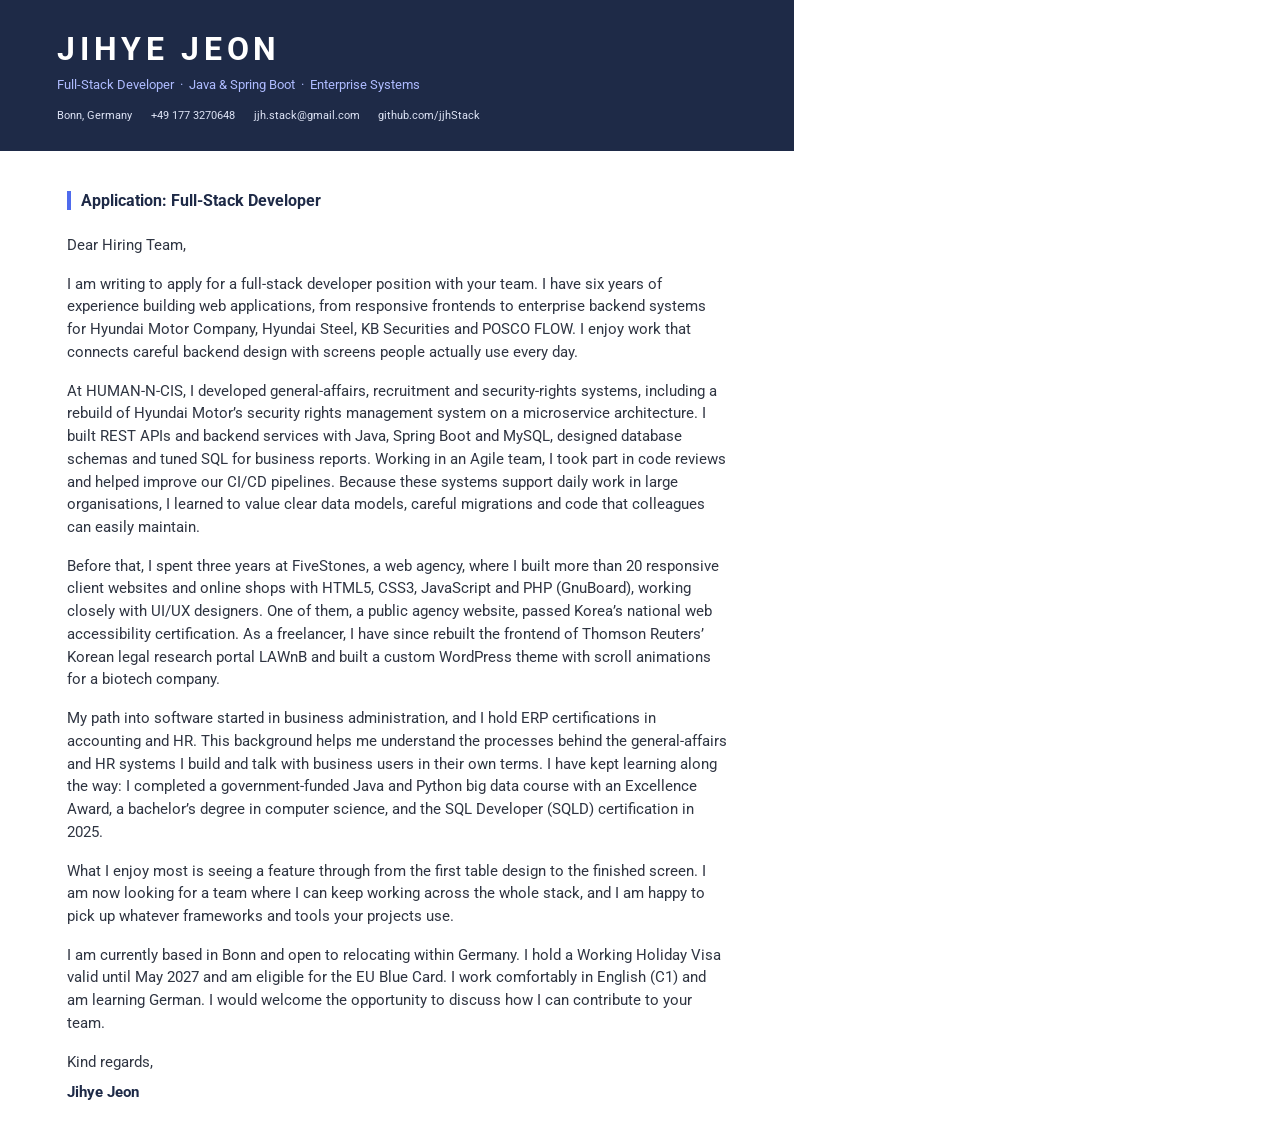
<file: cv/coverletter.html>
<!doctype html>
<html lang="en">
<head>
<meta charset="utf-8">
<title>Jihye Jeon – Cover Letter</title>
<!--
  Source of CoverLetter_JihyeJeon.pdf. Export with:
  chrome --headless=new --no-pdf-header-footer --print-to-pdf=CoverLetter_JihyeJeon.pdf cv/coverletter.html
-->
<style>
  @font-face { font-family: "CV Roboto"; src: url("fonts/Roboto-Regular.ttf"); font-weight: 400; }
  @font-face { font-family: "CV Roboto"; src: url("fonts/Roboto-Bold.ttf"); font-weight: 700; }
  @page { size: A4; margin: 0; }
  * { box-sizing: border-box; }
  html, body { margin: 0; padding: 0; }
  body {
    width: 210mm; min-height: 297mm;
    font-family: "CV Roboto", Arial, sans-serif; color: #2f3542;
    font-size: 11pt; line-height: 1.55;
    -webkit-print-color-adjust: exact; print-color-adjust: exact;
  }
  .head { background: #1e2a47; color: #fff; padding: 24pt 43pt 20pt; }
  .head h1 { margin: 0; font-size: 24pt; font-weight: 700; letter-spacing: 3.5pt; line-height: 1.1; }
  .head .role { margin-top: 6pt; color: #aebbff; font-size: 10pt; }
  .head .contact { margin-top: 8pt; color: #dde3f5; font-size: 8.5pt; display: flex; gap: 14pt; }
  main { padding: 30pt 50pt 0; }
  h2 { margin: 0 0 18pt; padding-left: 8pt; border-left: 3pt solid #4f6bed;
       font-size: 12pt; font-weight: 700; color: #1e2a47; line-height: 1.2; }
  p { margin: 0 0 12pt; }
  .sign { font-size: 11.5pt; font-weight: 700; color: #1e2a47; margin-top: -6pt; }
</style>
</head>
<body>
  <header class="head">
    <h1>JIHYE JEON</h1>
    <div class="role">Full-Stack Developer &nbsp;·&nbsp; Java &amp; Spring Boot &nbsp;·&nbsp; Enterprise Systems</div>
    <div class="contact"><span>Bonn, Germany</span><span>+49 177 3270648</span><span>jjh.stack@gmail.com</span><span>github.com/jjhStack</span></div>
  </header>
  <main>
    <h2>Application: Full-Stack Developer</h2>
    <p>Dear Hiring Team,</p>
    <p>I am writing to apply for a full-stack developer position with your team. I have six years of experience
      building web applications, from responsive frontends to enterprise backend systems for Hyundai Motor Company,
      Hyundai Steel, KB Securities and POSCO FLOW. I enjoy work that connects careful backend design with screens
      people actually use every day.</p>
    <p>At HUMAN-N-CIS, I developed general-affairs, recruitment and security-rights systems, including a rebuild of
      Hyundai Motor’s security rights management system on a microservice architecture. I built REST APIs and backend
      services with Java, Spring Boot and MySQL, designed database schemas and tuned SQL for business reports. Working
      in an Agile team, I took part in code reviews and helped improve our CI/CD pipelines. Because these systems
      support daily work in large organisations, I learned to value clear data models, careful migrations
      and code that colleagues can easily maintain.</p>
    <p>Before that, I spent three years at FiveStones, a web agency, where I built more than 20 responsive client
      websites and online shops with HTML5, CSS3, JavaScript and PHP (GnuBoard), working closely with UI/UX
      designers. One of them, a public agency website, passed Korea’s national web accessibility certification.
      As a freelancer, I have since rebuilt the frontend of Thomson Reuters’ Korean legal research portal LAWnB
      and built a custom WordPress theme with scroll animations for a biotech company.</p>
    <p>My path into software started in business administration, and I hold ERP certifications in accounting and
      HR. This background helps me understand the processes behind the general-affairs and HR systems I build and
      talk with business users in their own terms. I have kept learning along the way: I completed a
      government-funded Java and Python big data course with an Excellence Award, a bachelor’s degree in computer
      science, and the SQL Developer (SQLD) certification in 2025.</p>
    <p>What I enjoy most is seeing a feature through from the first table design to the finished screen. I am now
      looking for a team where I can keep working across the whole stack, and I am happy to pick up whatever
      frameworks and tools your projects use.</p>
    <p>I am currently based in Bonn and open to relocating within Germany. I hold a Working Holiday Visa valid until
      May 2027 and am eligible for the EU Blue Card. I work comfortably in English (C1) and am learning German.
      I would welcome the opportunity to discuss how I can contribute to your team.</p>
    <p>Kind regards,</p>
    <p class="sign">Jihye Jeon</p>
  </main>
</body>
</html>
</file>
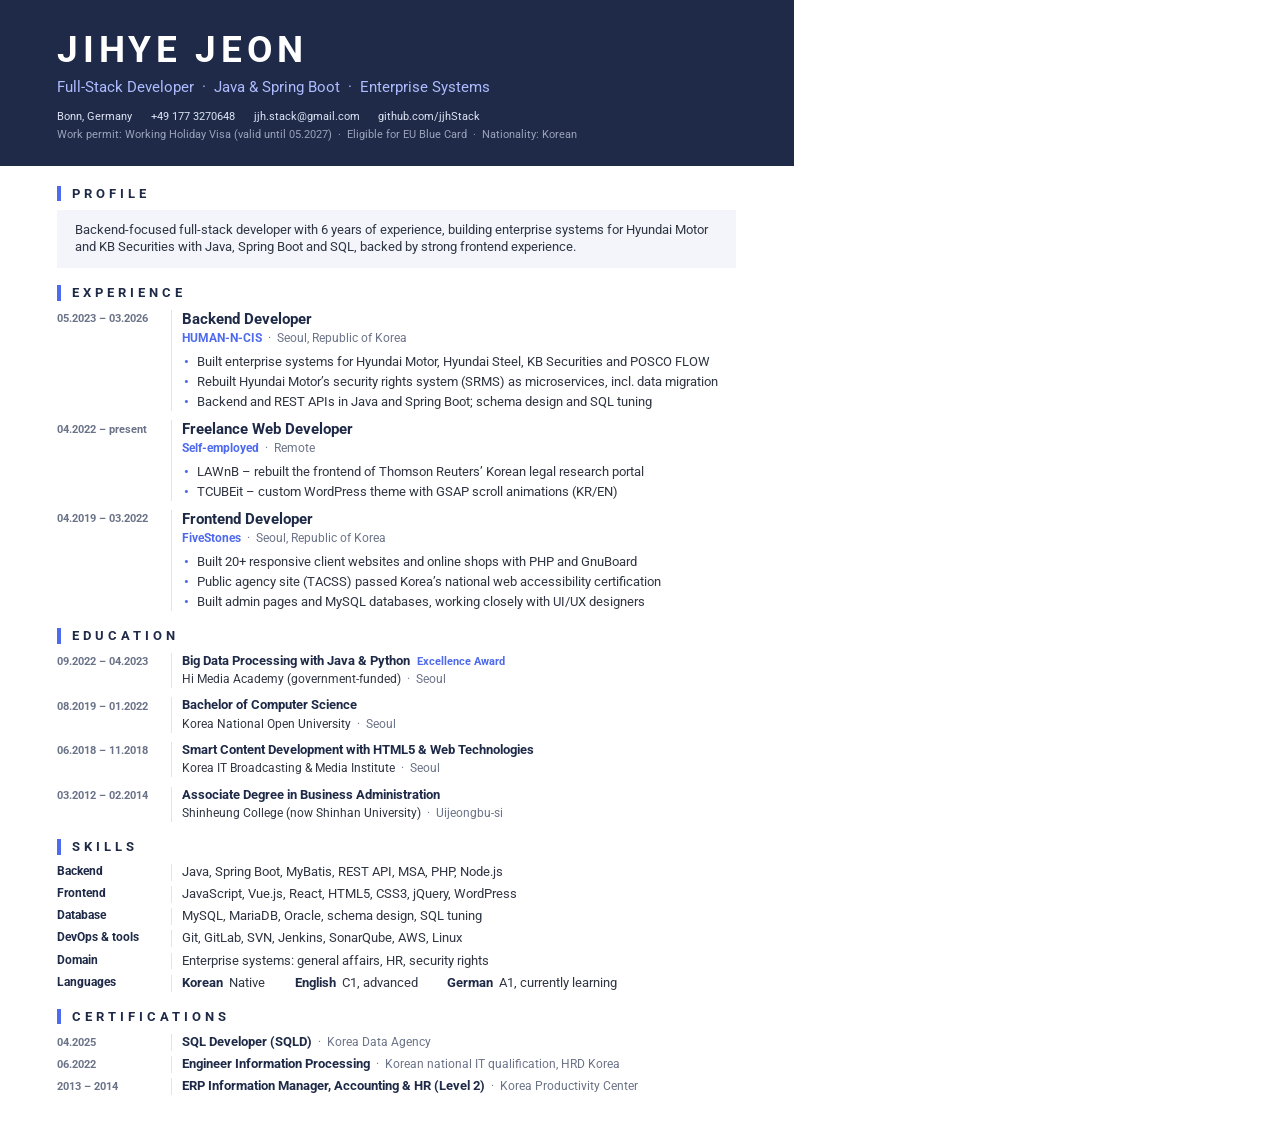
<file: cv/cv.html>
<!doctype html>
<html lang="en">
<head>
<meta charset="utf-8">
<title>Jihye Jeon – CV</title>
<!--
  Source of CV_JihyeJeon.pdf. Export with:
  chrome --headless=new --no-pdf-header-footer --print-to-pdf=CV_JihyeJeon.pdf cv/cv.html
-->
<style>
  @font-face { font-family: "CV Roboto"; src: url("fonts/Roboto-Regular.ttf"); font-weight: 400; }
  @font-face { font-family: "CV Roboto"; src: url("fonts/Roboto-Medium.ttf"); font-weight: 500; }
  @font-face { font-family: "CV Roboto"; src: url("fonts/Roboto-Bold.ttf"); font-weight: 700; }
  @page { size: A4; margin: 0; }
  :root {
    --navy: #1e2a47;
    --ink: #2f3542;
    --muted: #6b7388;
    --blue: #4f6bed;
    --tint: #f3f5fb;
    --rule: #dfe4f0;
  }
  * { box-sizing: border-box; }
  html, body { margin: 0; padding: 0; }
  body {
    width: 210mm; min-height: 297mm;
    font-family: "CV Roboto", Arial, sans-serif; color: var(--ink);
    font-size: 9.5pt; line-height: 1.33;
    -webkit-print-color-adjust: exact; print-color-adjust: exact;
  }
  .head { background: var(--navy); color: #fff; padding: 22pt 43pt 18pt; }
  .head h1 { margin: 0; font-size: 28pt; font-weight: 700; letter-spacing: 3.5pt; line-height: 1.1; }
  .head .role { margin-top: 6pt; color: #aebbff; font-size: 11pt; }
  .head .contact { margin-top: 8pt; color: #dde3f5; font-size: 8.5pt; display: flex; gap: 14pt; }
  .head .permit { margin-top: 3pt; color: #9aa3bd; font-size: 8pt; }

  main { padding: 2pt 43pt 0; }
  h2 {
    margin: 13pt 0 7pt; padding-left: 8pt; border-left: 3pt solid var(--blue);
    font-size: 10pt; font-weight: 700; color: var(--navy); letter-spacing: 3pt; line-height: 1.15;
  }
  .profile { background: var(--tint); padding: 9pt 13pt; }

  /* Two-column rows: dates or labels on the left, content on the right */
  .row { display: grid; grid-template-columns: 85pt 1fr; }
  .row > .r { border-left: 1pt solid var(--rule); padding-left: 8pt; }
  .row + .row { margin-top: 7pt; }
  .row > .l { font-size: 8.5pt; font-weight: 700; color: var(--muted); padding-top: 1pt; }
  .r .t { font-size: 11pt; font-weight: 700; color: var(--navy); line-height: 1.25; }
  .r .t.sm { font-size: 10pt; }
  .r .o { font-size: 9pt; margin-top: 2pt; }
  .r .o b { color: var(--blue); }
  .r .o span { color: var(--muted); }
  .award { color: var(--blue); font-size: 8pt; font-weight: 700; margin-left: 5pt; }
  ul { margin: 5pt 0 0; padding: 0; list-style: none; }
  li { position: relative; padding-left: 11pt; margin-top: 2.5pt; }
  li::before { content: "•"; position: absolute; left: 1pt; color: var(--blue); font-weight: 700; }
  .r .intro { margin-top: 5pt; }

  /* Skills: one category per line, label in the same column as dates */
  .skills .row + .row { margin-top: 4pt; }
  .skills .row > .l { color: var(--navy); font-size: 9pt; padding-top: 0; }
  .skills .r { font-size: 9.5pt; }

  .langs .r { display: flex; gap: 22pt; }
  .langs b { font-weight: 700; color: var(--navy); }

  .cert .r { font-size: 9.5pt; }
  .cert .r b { color: var(--navy); }
  .cert .r span { color: var(--muted); font-size: 9pt; }
  .cert .row + .row { margin-top: 4pt; }
</style>
</head>
<body>
  <header class="head">
    <h1>JIHYE JEON</h1>
    <div class="role">Full-Stack Developer &nbsp;·&nbsp; Java &amp; Spring Boot &nbsp;·&nbsp; Enterprise Systems</div>
    <div class="contact"><span>Bonn, Germany</span><span>+49 177 3270648</span><span>jjh.stack@gmail.com</span><span>github.com/jjhStack</span></div>
    <div class="permit">Work permit: Working Holiday Visa (valid until 05.2027) &nbsp;·&nbsp; Eligible for EU Blue Card &nbsp;·&nbsp; Nationality: Korean</div>
  </header>

  <main>
    <h2>PROFILE</h2>
    <p class="profile" style="margin:0">
      Backend-focused full-stack developer with 6 years of experience, building enterprise systems for
      Hyundai Motor and KB Securities with Java, Spring Boot and SQL, backed by strong frontend experience.
    </p>

    <h2>EXPERIENCE</h2>
    <div class="row">
      <div class="l">05.2023 – 03.2026</div>
      <div class="r">
        <div class="t">Backend Developer</div>
        <div class="o"><b>HUMAN-N-CIS</b> <span>&nbsp;·&nbsp; Seoul, Republic of Korea</span></div>
        <ul>
          <li>Built enterprise systems for Hyundai Motor, Hyundai Steel, KB Securities and POSCO FLOW</li>
          <li>Rebuilt Hyundai Motor’s security rights system (SRMS) as microservices, incl. data migration</li>
          <li>Backend and REST APIs in Java and Spring Boot; schema design and SQL tuning</li>
        </ul>
      </div>
    </div>
    <div class="row">
      <div class="l">04.2022 – present</div>
      <div class="r">
        <div class="t">Freelance Web Developer</div>
        <div class="o"><b>Self-employed</b> <span>&nbsp;·&nbsp; Remote</span></div>
        <ul>
          <li>LAWnB – rebuilt the frontend of Thomson Reuters’ Korean legal research portal</li>
          <li>TCUBEit – custom WordPress theme with GSAP scroll animations (KR/EN)</li>
        </ul>
      </div>
    </div>
    <div class="row">
      <div class="l">04.2019 – 03.2022</div>
      <div class="r">
        <div class="t">Frontend Developer</div>
        <div class="o"><b>FiveStones</b> <span>&nbsp;·&nbsp; Seoul, Republic of Korea</span></div>
        <ul>
          <li>Built 20+ responsive client websites and online shops with PHP and GnuBoard</li>
          <li>Public agency site (TACSS) passed Korea’s national web accessibility certification</li>
          <li>Built admin pages and MySQL databases, working closely with UI/UX designers</li>
        </ul>
      </div>
    </div>

    <h2>EDUCATION</h2>
    <div class="row">
      <div class="l">09.2022 – 04.2023</div>
      <div class="r"><div class="t sm">Big Data Processing with Java &amp; Python<span class="award">Excellence Award</span></div>
        <div class="o">Hi Media Academy (government-funded) <span>&nbsp;·&nbsp; Seoul</span></div></div>
    </div>
    <div class="row">
      <div class="l">08.2019 – 01.2022</div>
      <div class="r"><div class="t sm">Bachelor of Computer Science</div>
        <div class="o">Korea National Open University <span>&nbsp;·&nbsp; Seoul</span></div></div>
    </div>
    <div class="row">
      <div class="l">06.2018 – 11.2018</div>
      <div class="r"><div class="t sm">Smart Content Development with HTML5 &amp; Web Technologies</div>
        <div class="o">Korea IT Broadcasting &amp; Media Institute <span>&nbsp;·&nbsp; Seoul</span></div></div>
    </div>
    <div class="row">
      <div class="l">03.2012 – 02.2014</div>
      <div class="r"><div class="t sm">Associate Degree in Business Administration</div>
        <div class="o">Shinheung College (now Shinhan University) <span>&nbsp;·&nbsp; Uijeongbu-si</span></div></div>
    </div>

    <h2>SKILLS</h2>
    <div class="skills">
      <div class="row"><div class="l">Backend</div><div class="r">Java, Spring Boot, MyBatis, REST API, MSA, PHP, Node.js</div></div>
      <div class="row"><div class="l">Frontend</div><div class="r">JavaScript, Vue.js, React, HTML5, CSS3, jQuery, WordPress</div></div>
      <div class="row"><div class="l">Database</div><div class="r">MySQL, MariaDB, Oracle, schema design, SQL tuning</div></div>
      <div class="row"><div class="l">DevOps &amp; tools</div><div class="r">Git, GitLab, SVN, Jenkins, SonarQube, AWS, Linux</div></div>
      <div class="row"><div class="l">Domain</div><div class="r">Enterprise systems: general affairs, HR, security rights</div></div>
      <div class="row langs"><div class="l">Languages</div>
      <div class="r"><span><b>Korean</b> &nbsp;Native</span><span><b>English</b> &nbsp;C1, advanced</span><span><b>German</b> &nbsp;A1, currently learning</span></div></div>
    </div>

    <h2>CERTIFICATIONS</h2>
    <div class="cert">
      <div class="row"><div class="l">04.2025</div><div class="r"><b>SQL Developer (SQLD)</b> <span>&nbsp;·&nbsp; Korea Data Agency</span></div></div>
      <div class="row"><div class="l">06.2022</div><div class="r"><b>Engineer Information Processing</b> <span>&nbsp;·&nbsp; Korean national IT qualification, HRD Korea</span></div></div>
      <div class="row"><div class="l">2013 – 2014</div><div class="r"><b>ERP Information Manager, Accounting &amp; HR (Level 2)</b> <span>&nbsp;·&nbsp; Korea Productivity Center</span></div></div>
    </div>
  </main>
</body>
</html>
</file>
